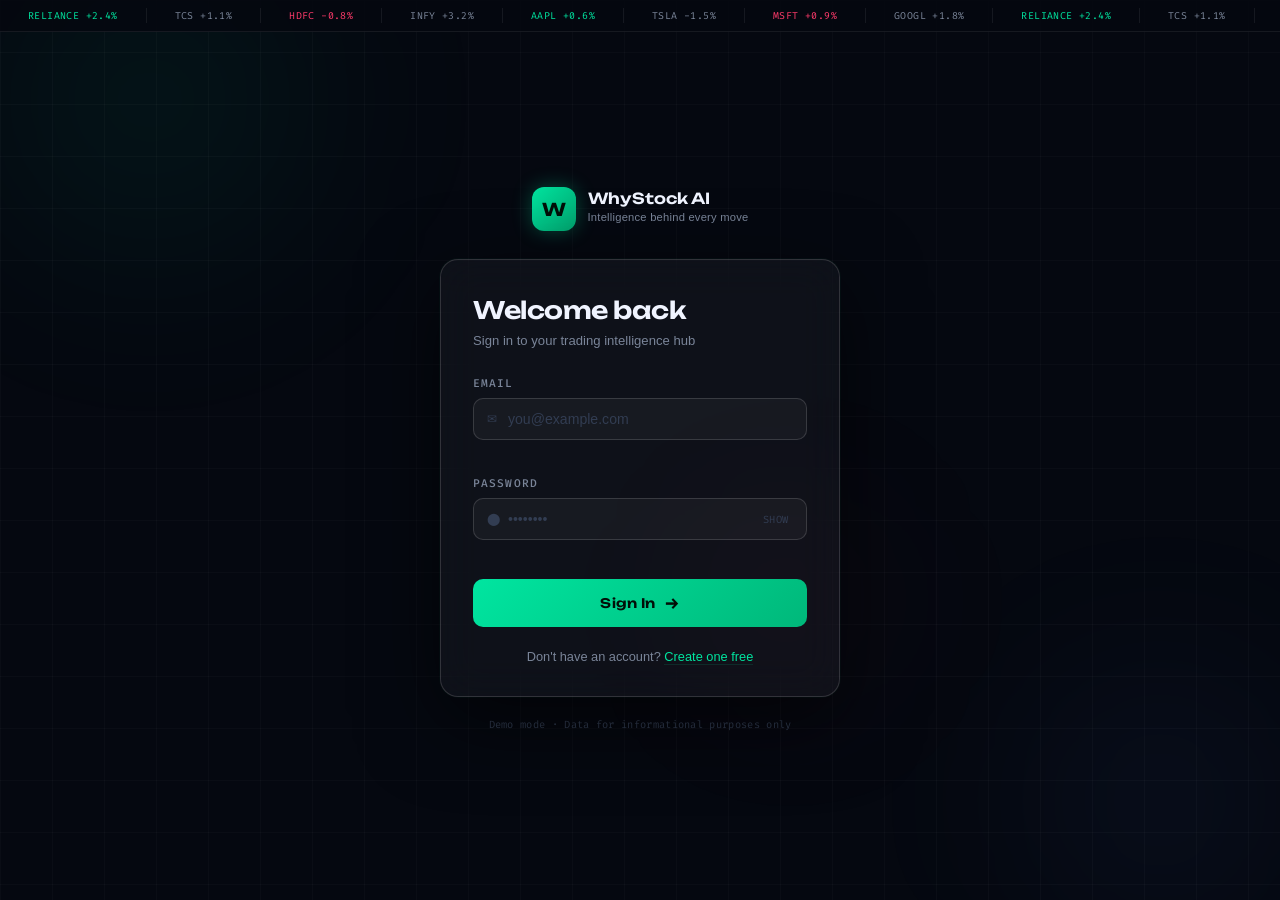
<file: frontend/login.html>
<!DOCTYPE html>
<html lang="en">
<head>
  <meta charset="UTF-8" />
  <meta name="viewport" content="width=device-width, initial-scale=1.0" />
  <title>WhyStock AI — Sign In</title>
  <link rel="stylesheet" href="style.css" />
  <link rel="preconnect" href="https://fonts.googleapis.com" />
  <link href="https://fonts.googleapis.com/css2?family=Unbounded:wght@300;400;600;700&family=Cabinet+Grotesk:wght@300;400;500;700&family=Fira+Code:wght@300;400&display=swap" rel="stylesheet" />
</head>
<body class="auth-page">

  <!-- Animated background -->
  <div class="auth-bg">
    <div class="orb orb-1"></div>
    <div class="orb orb-2"></div>
    <div class="orb orb-3"></div>
    <div class="grid-overlay"></div>
  </div>

  <!-- Floating ticker tape -->
  <div class="ticker-wrap">
    <div class="ticker-track">
      <span>RELIANCE +2.4%</span><span>TCS +1.1%</span><span>HDFC -0.8%</span><span>INFY +3.2%</span>
      <span>AAPL +0.6%</span><span>TSLA -1.5%</span><span>MSFT +0.9%</span><span>GOOGL +1.8%</span>
      <span>RELIANCE +2.4%</span><span>TCS +1.1%</span><span>HDFC -0.8%</span><span>INFY +3.2%</span>
      <span>AAPL +0.6%</span><span>TSLA -1.5%</span><span>MSFT +0.9%</span><span>GOOGL +1.8%</span>
    </div>
  </div>

  <div class="auth-container">

    <!-- Brand -->
    <div class="auth-brand">
      <div class="brand-mark">W</div>
      <div>
        <p class="brand-name">WhyStock AI</p>
        <p class="brand-tagline">Intelligence behind every move</p>
      </div>
    </div>

    <!-- Card -->
    <div class="glass-card auth-card">
      <div class="card-shine"></div>

      <div class="auth-card-header">
        <h1 class="auth-title">Welcome back</h1>
        <p class="auth-subtitle">Sign in to your trading intelligence hub</p>
      </div>

      <div id="authError" class="auth-error hidden">
        <span class="error-icon-sm">⚠</span>
        <span id="authErrorMsg">Invalid credentials</span>
      </div>

      <form id="loginForm" class="auth-form" onsubmit="handleLogin(event)">

        <div class="field-group">
          <label class="field-label" for="loginEmail">Email</label>
          <div class="field-wrap">
            <span class="field-icon">✉</span>
            <input id="loginEmail" type="email" class="field-input" placeholder="you@example.com" autocomplete="email" />
          </div>
          <span class="field-error" id="emailErr"></span>
        </div>

        <div class="field-group">
          <label class="field-label" for="loginPassword">Password</label>
          <div class="field-wrap">
            <span class="field-icon">⬤</span>
            <input id="loginPassword" type="password" class="field-input" placeholder="••••••••" autocomplete="current-password" />
            <button type="button" class="toggle-pw" onclick="togglePw('loginPassword', this)">Show</button>
          </div>
          <span class="field-error" id="pwErr"></span>
        </div>

        <button type="submit" class="btn-primary" id="loginBtn">
          <span class="btn-label">Sign In</span>
          <span class="btn-icon">→</span>
        </button>

      </form>

      <p class="auth-switch">
        Don't have an account?
        <a href="signup.html" class="auth-link">Create one free</a>
      </p>
    </div>

    <p class="auth-disclaimer">
      Demo mode · Data for informational purposes only
    </p>
  </div>

  <script src="auth.js"></script>
  <script>
    // Redirect if already logged in
    if (getSession()) window.location.href = 'index.html';

    function handleLogin(e) {
      e.preventDefault();
      clearErrors();

      const email = document.getElementById('loginEmail').value.trim();
      const password = document.getElementById('loginPassword').value;
      let valid = true;

      if (!email || !/^[^\s@]+@[^\s@]+\.[^\s@]+$/.test(email)) {
        showFieldError('emailErr', 'Enter a valid email address');
        valid = false;
      }
      if (!password || password.length < 6) {
        showFieldError('pwErr', 'Password must be at least 6 characters');
        valid = false;
      }
      if (!valid) return;

      const btn = document.getElementById('loginBtn');
      setLoading(btn, true);

      setTimeout(() => {
        const user = getUserByEmail(email);
        if (!user || user.password !== password) {
          showAuthError('Incorrect email or password. Try signing up first.');
          setLoading(btn, false);
          return;
        }
        createSession(user);
        window.location.href = 'index.html';
      }, 800);
    }
  <script src="auth.js"></script>
</body>
</html>
</file>
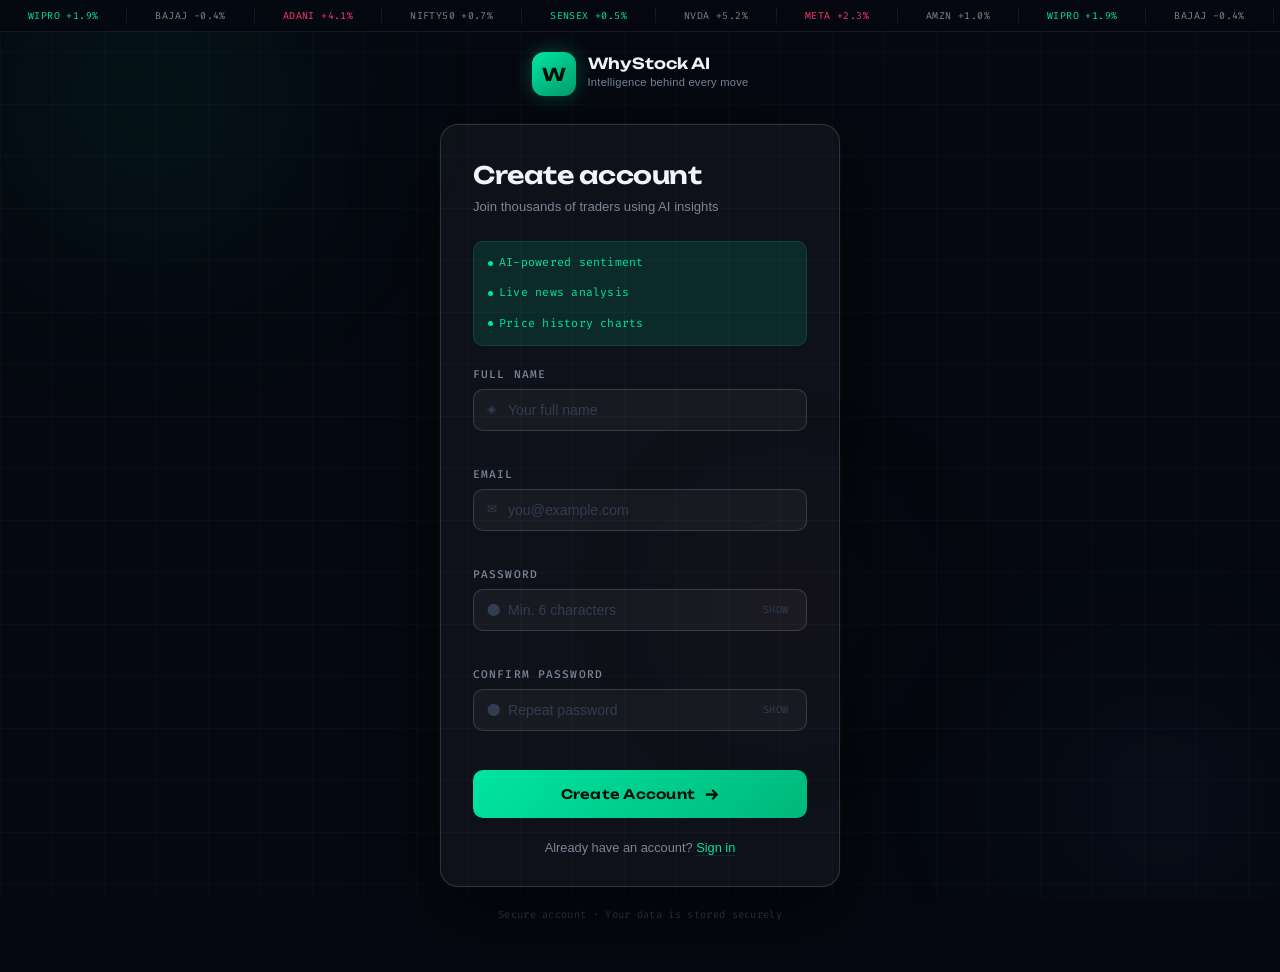
<file: frontend/signup.html>
<!DOCTYPE html>
<html lang="en">

<head>
  <meta charset="UTF-8" />
  <meta name="viewport" content="width=device-width, initial-scale=1.0" />

  <title>WhyStock AI — Create Account</title>

  <link rel="stylesheet" href="style.css" />

  <link rel="preconnect" href="https://fonts.googleapis.com" />

  <link
    href="https://fonts.googleapis.com/css2?family=Unbounded:wght@300;400;600;700&family=Cabinet+Grotesk:wght@300;400;500;700&family=Fira+Code:wght@300;400&display=swap"
    rel="stylesheet"
  />
</head>


<body class="auth-page">


  <!-- =====================================================
       BACKGROUND
       ===================================================== -->

  <div class="auth-bg">

    <div
      class="orb orb-1"
      style="animation-delay:-3s"
    ></div>

    <div
      class="orb orb-2"
      style="animation-delay:-6s"
    ></div>

    <div
      class="orb orb-3"
      style="animation-delay:-1s"
    ></div>

    <div class="grid-overlay"></div>

  </div>


  <!-- =====================================================
       MARKET TICKER
       ===================================================== -->

  <div class="ticker-wrap">

    <div class="ticker-track">

      <span>WIPRO +1.9%</span>
      <span>BAJAJ -0.4%</span>
      <span>ADANI +4.1%</span>
      <span>NIFTY50 +0.7%</span>
      <span>SENSEX +0.5%</span>
      <span>NVDA +5.2%</span>
      <span>META +2.3%</span>
      <span>AMZN +1.0%</span>

      <span>WIPRO +1.9%</span>
      <span>BAJAJ -0.4%</span>
      <span>ADANI +4.1%</span>
      <span>NIFTY50 +0.7%</span>
      <span>SENSEX +0.5%</span>
      <span>NVDA +5.2%</span>
      <span>META +2.3%</span>
      <span>AMZN +1.0%</span>

    </div>

  </div>


  <!-- =====================================================
       AUTH CONTAINER
       ===================================================== -->

  <div class="auth-container">


    <!-- ===================================================
         BRAND
         =================================================== -->

    <div class="auth-brand">

      <div class="brand-mark">
        W
      </div>

      <div>

        <p class="brand-name">
          WhyStock AI
        </p>

        <p class="brand-tagline">
          Intelligence behind every move
        </p>

      </div>

    </div>


    <!-- ===================================================
         SIGNUP CARD
         =================================================== -->

    <div class="glass-card auth-card">

      <div class="card-shine"></div>


      <!-- HEADER -->

      <div class="auth-card-header">

        <h1 class="auth-title">
          Create account
        </h1>

        <p class="auth-subtitle">
          Join thousands of traders using AI insights
        </p>

      </div>


      <!-- =================================================
           BENEFITS
           ================================================= -->

      <div class="benefits-strip">

        <span class="benefit">
          <span class="benefit-dot"></span>
          AI-powered sentiment
        </span>

        <span class="benefit">
          <span class="benefit-dot"></span>
          Live news analysis
        </span>

        <span class="benefit">
          <span class="benefit-dot"></span>
          Price history charts
        </span>

      </div>


      <!-- =================================================
           ERROR MESSAGE
           ================================================= -->

      <div
        id="authError"
        class="auth-error hidden"
      >

        <span class="error-icon-sm">
          ⚠
        </span>

        <span id="authErrorMsg">
          Something went wrong
        </span>

      </div>


      <!-- =================================================
           SIGNUP FORM
           ================================================= -->

      <form
        id="signupForm"
        class="auth-form"
        onsubmit="handleSignup(event)"
      >


        <!-- ===============================================
             NAME
             =============================================== -->

        <div class="field-group">

          <label
            class="field-label"
            for="signupName"
          >
            Full Name
          </label>

          <div class="field-wrap">

            <span class="field-icon">
              ◈
            </span>

            <input
              id="signupName"
              type="text"
              class="field-input"
              placeholder="Your full name"
              autocomplete="name"
            />

          </div>

          <span
            class="field-error"
            id="nameErr"
          ></span>

        </div>


        <!-- ===============================================
             EMAIL
             =============================================== -->

        <div class="field-group">

          <label
            class="field-label"
            for="signupEmail"
          >
            Email
          </label>

          <div class="field-wrap">

            <span class="field-icon">
              ✉
            </span>

            <input
              id="signupEmail"
              type="email"
              class="field-input"
              placeholder="you@example.com"
              autocomplete="email"
            />

          </div>

          <span
            class="field-error"
            id="emailErr"
          ></span>

        </div>


        <!-- ===============================================
             PASSWORD
             =============================================== -->

        <div class="field-group">

          <label
            class="field-label"
            for="signupPassword"
          >
            Password
          </label>

          <div class="field-wrap">

            <span class="field-icon">
              ⬤
            </span>

            <input
              id="signupPassword"
              type="password"
              class="field-input"
              placeholder="Min. 6 characters"
              autocomplete="new-password"
            />

            <button
              type="button"
              class="toggle-pw"
              onclick="togglePw('signupPassword', this)"
            >
              Show
            </button>

          </div>


          <span
            class="field-error"
            id="pwErr"
          ></span>


          <!-- PASSWORD STRENGTH -->

          <div
            class="pw-strength-wrap"
            id="pwStrengthWrap"
            style="display:none"
          >

            <div class="pw-strength-bar">

              <div
                id="pwStrengthFill"
                class="pw-strength-fill"
              ></div>

            </div>

            <span
              id="pwStrengthLabel"
              class="pw-strength-label"
            ></span>

          </div>

        </div>


        <!-- ===============================================
             CONFIRM PASSWORD
             =============================================== -->

        <div class="field-group">

          <label
            class="field-label"
            for="signupConfirm"
          >
            Confirm Password
          </label>

          <div class="field-wrap">

            <span class="field-icon">
              ⬤
            </span>

            <input
              id="signupConfirm"
              type="password"
              class="field-input"
              placeholder="Repeat password"
              autocomplete="new-password"
            />

            <button
              type="button"
              class="toggle-pw"
              onclick="togglePw('signupConfirm', this)"
            >
              Show
            </button>

          </div>

          <span
            class="field-error"
            id="confirmErr"
          ></span>

        </div>


        <!-- ===============================================
             SIGNUP BUTTON
             =============================================== -->

        <button
          type="submit"
          class="btn-primary"
          id="signupBtn"
        >

          <span class="btn-label">
            Create Account
          </span>

          <span class="btn-icon">
            →
          </span>

        </button>


      </form>


      <!-- =================================================
           LOGIN LINK
           ================================================= -->

      <p class="auth-switch">

        Already have an account?

        <a
          href="login.html"
          class="auth-link"
        >
          Sign in
        </a>

      </p>


    </div>


    <!-- ===================================================
         DISCLAIMER
         =================================================== -->

    <p class="auth-disclaimer">
      Secure account · Your data is stored securely
    </p>


  </div>


  <!-- =====================================================
       AUTHENTICATION JAVASCRIPT
       ===================================================== -->

  <script src="auth.js"></script>


  <!-- =====================================================
       SIGNUP PAGE JAVASCRIPT
       ===================================================== -->

  <script>

    // -----------------------------------------------------
    // If already logged in, go to dashboard
    // -----------------------------------------------------

    if (getSession()) {
      window.location.href = "index.html";
    }


    // -----------------------------------------------------
    // Password strength meter
    // -----------------------------------------------------

    const signupPassword =
      document.getElementById(
        "signupPassword"
      );


    if (signupPassword) {

      signupPassword.addEventListener(
        "input",
        function () {

          const val =
            this.value;

          const wrap =
            document.getElementById(
              "pwStrengthWrap"
            );

          const fill =
            document.getElementById(
              "pwStrengthFill"
            );

          const label =
            document.getElementById(
              "pwStrengthLabel"
            );


          if (!val) {

            wrap.style.display =
              "none";

            return;
          }


          wrap.style.display =
            "flex";


          let score = 0;


          if (val.length >= 6) {
            score++;
          }

          if (val.length >= 10) {
            score++;
          }

          if (/[A-Z]/.test(val)) {
            score++;
          }

          if (/[0-9]/.test(val)) {
            score++;
          }

          if (/[^A-Za-z0-9]/.test(val)) {
            score++;
          }


          const levels = [

            {
              label: "Very weak",
              color: "#ff2d55",
              pct: "20%"
            },

            {
              label: "Weak",
              color: "#ff9500",
              pct: "40%"
            },

            {
              label: "Fair",
              color: "#ffcc00",
              pct: "60%"
            },

            {
              label: "Strong",
              color: "#34c759",
              pct: "80%"
            },

            {
              label: "Very strong",
              color: "#00e5a0",
              pct: "100%"
            }

          ];


          const level =
            levels[
              Math.min(
                score - 1,
                4
              )
            ] || levels[0];


          fill.style.width =
            level.pct;

          fill.style.background =
            level.color;

          label.textContent =
            level.label;

          label.style.color =
            level.color;

        }
      );

    }

  </script>


</body>

</html>
</file>
<file: frontend/style.css>
/* =====================================================
   WhyStock AI — style.css
   Theme: Obsidian Luxury Fintech
   Fonts: Unbounded (display) · Cabinet Grotesk (body) · Fira Code (mono)
   ===================================================== */

:root {
  /* Core palette */
  --bg:          #050810;
  --bg-2:        #080c18;
  --bg-3:        #0c1220;
  --glass:       rgba(255,255,255,0.04);
  --glass-hi:    rgba(255,255,255,0.08);
  --border:      rgba(255,255,255,0.07);
  --border-hi:   rgba(255,255,255,0.14);

  /* Accents */
  --green:       #00e5a0;
  --green-dim:   rgba(0,229,160,0.12);
  --green-glow:  rgba(0,229,160,0.3);
  --red:         #ff3b6b;
  --red-dim:     rgba(255,59,107,0.12);
  --blue:        #4f8fff;
  --blue-dim:    rgba(79,143,255,0.15);

  /* Text */
  --t-hi:        #f0f4ff;
  --t-mid:       #7a8599;
  --t-lo:        #323d52;

  /* Fonts */
  --f-display: 'Unbounded', sans-serif;
  --f-body:    'Cabinet Grotesk', sans-serif;
  --f-mono:    'Fira Code', monospace;

  /* Layout */
  --sidebar-w:   240px;
  --radius:      18px;
  --radius-sm:   10px;
  --transition:  0.2s cubic-bezier(0.4,0,0.2,1);
}

*, *::before, *::after { box-sizing: border-box; margin: 0; padding: 0; }
html { scroll-behavior: smooth; }

body {
  background: var(--bg);
  color: var(--t-hi);
  font-family: var(--f-body);
  font-size: 15px;
  line-height: 1.6;
  min-height: 100vh;
  overflow-x: hidden;
}

/* ═══════════════════════════════════════
   SHARED BACKGROUNDS
═══════════════════════════════════════ */

.grid-overlay {
  position: fixed;
  inset: 0;
  background-image:
    linear-gradient(rgba(255,255,255,0.022) 1px, transparent 1px),
    linear-gradient(90deg, rgba(255,255,255,0.022) 1px, transparent 1px);
  background-size: 52px 52px;
  pointer-events: none;
  z-index: 0;
}

/* Auth page background */
.auth-bg {
  position: fixed;
  inset: 0;
  z-index: 0;
  overflow: hidden;
}

.orb {
  position: absolute;
  border-radius: 50%;
  filter: blur(80px);
  animation: orbFloat 14s ease-in-out infinite;
}

.orb-1 {
  width: 500px; height: 500px;
  background: radial-gradient(circle, rgba(0,229,160,0.08), transparent 70%);
  top: -150px; left: -100px;
}
.orb-2 {
  width: 400px; height: 400px;
  background: radial-gradient(circle, rgba(79,143,255,0.07), transparent 70%);
  bottom: -100px; right: -80px;
  animation-delay: -5s; animation-duration: 18s;
}
.orb-3 {
  width: 300px; height: 300px;
  background: radial-gradient(circle, rgba(255,59,107,0.05), transparent 70%);
  top: 50%; left: 50%;
  animation-delay: -9s; animation-duration: 20s;
}

/* Dashboard bg orbs */
.db-bg { position: fixed; inset: 0; z-index: 0; overflow: hidden; }
.db-orb {
  position: absolute;
  border-radius: 50%;
  filter: blur(100px);
  animation: orbFloat 20s ease-in-out infinite;
}
.db-orb-1 {
  width: 600px; height: 600px;
  background: radial-gradient(circle, rgba(0,229,160,0.055), transparent 70%);
  top: -200px; right: 100px;
}
.db-orb-2 {
  width: 500px; height: 500px;
  background: radial-gradient(circle, rgba(79,143,255,0.05), transparent 70%);
  bottom: -150px; left: 50px;
  animation-delay: -8s;
}

/* ═══════════════════════════════════════
   TICKER
═══════════════════════════════════════ */

.ticker-wrap {
  position: fixed;
  top: 0; left: 0; right: 0;
  height: 32px;
  background: rgba(5,8,16,0.9);
  border-bottom: 1px solid var(--border);
  overflow: hidden;
  z-index: 10;
  display: flex;
  align-items: center;
}

.ticker-track {
  display: flex;
  gap: 0;
  animation: ticker 30s linear infinite;
  white-space: nowrap;
}

.ticker-track span {
  font-family: var(--f-mono);
  font-size: 0.62rem;
  color: var(--t-mid);
  padding: 0 28px;
  border-right: 1px solid var(--border);
  letter-spacing: 0.04em;
}

.ticker-track span:nth-child(4n+1) { color: var(--green); }
.ticker-track span:nth-child(4n+3) { color: var(--red); }

/* ═══════════════════════════════════════
   AUTH LAYOUT
═══════════════════════════════════════ */

.auth-page { display: flex; align-items: center; justify-content: center; min-height: 100vh; }

.auth-container {
  position: relative;
  z-index: 2;
  width: 100%;
  max-width: 440px;
  padding: 52px 20px 32px;
  display: flex;
  flex-direction: column;
  align-items: center;
  gap: 0;
  animation: fadeUp 0.7s cubic-bezier(0.16,1,0.3,1) both;
}

/* Brand */
.auth-brand {
  display: flex;
  align-items: center;
  gap: 12px;
  margin-bottom: 28px;
}

.brand-mark {
  width: 44px; height: 44px;
  background: linear-gradient(135deg, var(--green), #00a36e);
  border-radius: 12px;
  display: flex; align-items: center; justify-content: center;
  font-family: var(--f-display);
  font-size: 1.1rem;
  font-weight: 700;
  color: #020f08;
  box-shadow: 0 0 20px var(--green-glow);
  flex-shrink: 0;
}

.brand-mark.sm { width: 34px; height: 34px; font-size: 0.85rem; border-radius: 9px; }

.brand-name {
  font-family: var(--f-display);
  font-size: 0.95rem;
  font-weight: 600;
  color: var(--t-hi);
  line-height: 1;
}

.brand-tagline {
  font-size: 0.7rem;
  color: var(--t-mid);
  font-weight: 300;
  margin-top: 3px;
  letter-spacing: 0.02em;
}

/* Glass card */
.glass-card {
  background: var(--glass);
  backdrop-filter: blur(20px);
  -webkit-backdrop-filter: blur(20px);
  border: 1px solid var(--border-hi);
  border-radius: var(--radius);
  position: relative;
  overflow: hidden;
  transition: border-color var(--transition), box-shadow var(--transition);
}

.glass-card:hover {
  border-color: rgba(255,255,255,0.18);
  box-shadow: 0 16px 48px rgba(0,0,0,0.5);
}

.card-shine {
  position: absolute;
  top: 0; left: -100%;
  width: 60%; height: 100%;
  background: linear-gradient(90deg, transparent, rgba(255,255,255,0.03), transparent);
  pointer-events: none;
  transition: left 0.6s ease;
}

.glass-card:hover .card-shine { left: 150%; }

/* Auth card */
.auth-card {
  width: 100%;
  padding: 36px 32px 28px;
  box-shadow: 0 24px 80px rgba(0,0,0,0.6), 0 0 0 1px rgba(0,229,160,0.04);
}

.auth-card-header { margin-bottom: 24px; }

.auth-title {
  font-family: var(--f-display);
  font-size: 1.5rem;
  font-weight: 600;
  color: var(--t-hi);
  letter-spacing: -0.5px;
  line-height: 1.2;
  margin-bottom: 6px;
}

.auth-subtitle {
  font-size: 0.82rem;
  color: var(--t-mid);
  font-weight: 300;
}

/* Benefits strip */
.benefits-strip {
  display: flex;
  gap: 12px;
  flex-wrap: wrap;
  margin-bottom: 20px;
  padding: 12px 14px;
  background: var(--green-dim);
  border-radius: var(--radius-sm);
  border: 1px solid rgba(0,229,160,0.15);
}

.benefit {
  display: flex;
  align-items: center;
  gap: 6px;
  font-size: 0.72rem;
  color: var(--green);
  font-family: var(--f-mono);
  letter-spacing: 0.02em;
}

.benefit-dot {
  width: 5px; height: 5px;
  background: var(--green);
  border-radius: 50%;
}

/* Error banner */
.auth-error {
  display: flex;
  align-items: center;
  gap: 8px;
  background: var(--red-dim);
  border: 1px solid rgba(255,59,107,0.25);
  border-radius: var(--radius-sm);
  padding: 10px 14px;
  font-size: 0.8rem;
  color: var(--red);
  margin-bottom: 16px;
  animation: fadeUp 0.3s ease both;
}

.error-icon-sm { font-size: 0.85rem; }

/* Form */
.auth-form { display: flex; flex-direction: column; gap: 16px; margin-bottom: 20px; }

.field-group { display: flex; flex-direction: column; gap: 5px; }

.field-label {
  font-size: 0.7rem;
  font-weight: 500;
  color: var(--t-mid);
  text-transform: uppercase;
  letter-spacing: 0.1em;
  font-family: var(--f-mono);
}

.field-wrap {
  position: relative;
  display: flex;
  align-items: center;
}

.field-icon {
  position: absolute;
  left: 14px;
  color: var(--t-lo);
  font-size: 0.75rem;
  pointer-events: none;
  user-select: none;
}

.field-input {
  width: 100%;
  background: rgba(255,255,255,0.04);
  border: 1px solid var(--border-hi);
  border-radius: var(--radius-sm);
  color: var(--t-hi);
  font-family: var(--f-body);
  font-size: 0.92rem;
  padding: 12px 14px 12px 34px;
  outline: none;
  transition: border-color var(--transition), box-shadow var(--transition), background var(--transition);
}

.field-input::placeholder { color: var(--t-lo); font-size: 0.88rem; }

.field-input:focus {
  border-color: var(--green);
  background: rgba(0,229,160,0.04);
  box-shadow: 0 0 0 3px var(--green-dim);
}

.field-error {
  font-size: 0.7rem;
  color: var(--red);
  font-family: var(--f-mono);
  min-height: 14px;
}

.toggle-pw {
  position: absolute;
  right: 12px;
  background: none;
  border: none;
  color: var(--t-lo);
  font-family: var(--f-mono);
  font-size: 0.65rem;
  cursor: pointer;
  padding: 4px 6px;
  border-radius: 4px;
  transition: color var(--transition);
  text-transform: uppercase;
  letter-spacing: 0.05em;
}
.toggle-pw:hover { color: var(--green); }

/* Password strength */
.pw-strength-wrap {
  display: flex;
  align-items: center;
  gap: 10px;
  margin-top: 4px;
}

.pw-strength-bar {
  flex: 1;
  height: 3px;
  background: rgba(255,255,255,0.07);
  border-radius: 100px;
  overflow: hidden;
}

.pw-strength-fill {
  height: 100%;
  width: 0%;
  border-radius: 100px;
  transition: width 0.4s ease, background 0.4s ease;
}

.pw-strength-label {
  font-family: var(--f-mono);
  font-size: 0.62rem;
  min-width: 64px;
  text-align: right;
  transition: color 0.4s ease;
}

/* Primary button */
.btn-primary {
  display: flex;
  align-items: center;
  justify-content: center;
  gap: 10px;
  background: linear-gradient(135deg, var(--green), #00b87a);
  color: #020f08;
  border: none;
  border-radius: var(--radius-sm);
  padding: 14px 24px;
  font-family: var(--f-display);
  font-size: 0.82rem;
  font-weight: 600;
  cursor: pointer;
  width: 100%;
  letter-spacing: 0.02em;
  transition: all var(--transition);
  position: relative;
  overflow: hidden;
  margin-top: 4px;
}

.btn-primary::after {
  content: '';
  position: absolute;
  inset: 0;
  background: rgba(255,255,255,0.15);
  opacity: 0;
  transition: opacity var(--transition);
}

.btn-primary:hover { box-shadow: 0 0 24px var(--green-glow); transform: translateY(-1px); }
.btn-primary:hover::after { opacity: 1; }
.btn-primary:active { transform: translateY(0); }
.btn-primary:disabled { opacity: 0.5; cursor: not-allowed; transform: none; box-shadow: none; }

.btn-label { position: relative; z-index: 1; }
.btn-icon  { position: relative; z-index: 1; font-size: 1rem; transition: transform var(--transition); }
.btn-primary:hover .btn-icon { transform: translateX(4px); }

/* Auth switch */
.auth-switch {
  text-align: center;
  font-size: 0.8rem;
  color: var(--t-mid);
}

.auth-link {
  color: var(--green);
  text-decoration: none;
  font-weight: 500;
  border-bottom: 1px solid var(--green-dim);
  transition: border-color var(--transition);
}
.auth-link:hover { border-color: var(--green); }

.auth-disclaimer {
  margin-top: 20px;
  font-size: 0.65rem;
  color: var(--t-lo);
  text-align: center;
  font-family: var(--f-mono);
  letter-spacing: 0.03em;
}

/* ═══════════════════════════════════════
   DASHBOARD LAYOUT
═══════════════════════════════════════ */

.dashboard-page {
  display: flex;
}

/* SIDEBAR */
.sidebar {
  position: fixed;
  top: 0; left: 0; bottom: 0;
  width: var(--sidebar-w);
  background: rgba(8,12,24,0.95);
  backdrop-filter: blur(20px);
  border-right: 1px solid var(--border);
  display: flex;
  flex-direction: column;
  padding: 24px 16px;
  z-index: 100;
  animation: slideInLeft 0.5s cubic-bezier(0.16,1,0.3,1) both;
}

.sidebar-brand {
  display: flex;
  align-items: center;
  gap: 10px;
  padding: 0 4px 24px;
  border-bottom: 1px solid var(--border);
  margin-bottom: 20px;
}

.sidebar-brand-name {
  font-family: var(--f-display);
  font-size: 0.72rem;
  font-weight: 600;
  color: var(--t-hi);
  letter-spacing: 0.01em;
}

/* Nav */
.sidebar-nav {
  display: flex;
  flex-direction: column;
  gap: 4px;
  flex: 1;
}

.nav-item {
  display: flex;
  align-items: center;
  gap: 10px;
  padding: 10px 12px;
  border-radius: var(--radius-sm);
  color: var(--t-mid);
  text-decoration: none;
  font-size: 0.82rem;
  font-weight: 400;
  transition: all var(--transition);
  position: relative;
}

.nav-item:hover { background: var(--glass-hi); color: var(--t-hi); }

.nav-item.active {
  background: var(--green-dim);
  color: var(--green);
  border: 1px solid rgba(0,229,160,0.15);
}

.nav-icon { font-size: 0.7rem; width: 16px; text-align: center; }

.nav-badge {
  margin-left: auto;
  font-family: var(--f-mono);
  font-size: 0.55rem;
  background: rgba(255,255,255,0.07);
  color: var(--t-lo);
  padding: 2px 7px;
  border-radius: 100px;
  letter-spacing: 0.05em;
}

/* Sidebar footer */
.sidebar-footer {
  border-top: 1px solid var(--border);
  padding-top: 16px;
  display: flex;
  flex-direction: column;
  gap: 10px;
}

.user-pill {
  display: flex;
  align-items: center;
  gap: 10px;
  padding: 10px;
  background: var(--glass);
  border-radius: var(--radius-sm);
  border: 1px solid var(--border);
}

.user-avatar {
  width: 34px; height: 34px;
  background: linear-gradient(135deg, var(--green), #00b87a);
  border-radius: 8px;
  display: flex; align-items: center; justify-content: center;
  font-family: var(--f-display);
  font-size: 0.8rem;
  font-weight: 700;
  color: #020f08;
  flex-shrink: 0;
}

.user-info-mini { min-width: 0; }

.user-name-mini {
  font-size: 0.8rem;
  font-weight: 500;
  color: var(--t-hi);
  white-space: nowrap;
  overflow: hidden;
  text-overflow: ellipsis;
}

.user-email-mini {
  font-size: 0.65rem;
  color: var(--t-lo);
  font-family: var(--f-mono);
  white-space: nowrap;
  overflow: hidden;
  text-overflow: ellipsis;
}

.btn-logout {
  display: flex;
  align-items: center;
  justify-content: center;
  gap: 8px;
  background: rgba(255,59,107,0.08);
  border: 1px solid rgba(255,59,107,0.18);
  border-radius: var(--radius-sm);
  color: var(--red);
  font-family: var(--f-body);
  font-size: 0.78rem;
  padding: 9px 14px;
  cursor: pointer;
  transition: all var(--transition);
  width: 100%;
}

.btn-logout:hover { background: var(--red-dim); box-shadow: 0 0 16px rgba(255,59,107,0.2); }

/* Mobile header */
.mobile-header {
  display: none;
  position: fixed;
  top: 0; left: 0; right: 0;
  height: 56px;
  background: rgba(8,12,24,0.95);
  backdrop-filter: blur(20px);
  border-bottom: 1px solid var(--border);
  padding: 0 16px;
  align-items: center;
  justify-content: space-between;
  z-index: 200;
}

.mobile-brand {
  display: flex;
  align-items: center;
  gap: 8px;
  font-family: var(--f-display);
  font-size: 0.78rem;
  font-weight: 600;
  color: var(--t-hi);
}

.mobile-actions {
  display: flex;
  align-items: center;
  gap: 12px;
}

.btn-logout-sm {
  background: var(--red-dim);
  border: 1px solid rgba(255,59,107,0.2);
  border-radius: 7px;
  color: var(--red);
  font-size: 0.7rem;
  padding: 5px 10px;
  cursor: pointer;
  font-family: var(--f-body);
  transition: all var(--transition);
}
.btn-logout-sm:hover { background: rgba(255,59,107,0.18); }

/* Main content */
.main-content {
  margin-left: var(--sidebar-w);
  flex: 1;
  min-height: 100vh;
  padding: 28px 32px 60px;
  position: relative;
  z-index: 1;
  animation: fadeUp 0.5s ease 0.1s both;
}

/* Topbar */
.topbar {
  display: flex;
  align-items: flex-start;
  justify-content: space-between;
  margin-bottom: 28px;
  gap: 16px;
}

.topbar-title {
  font-family: var(--f-display);
  font-size: 1.4rem;
  font-weight: 600;
  color: var(--t-hi);
  letter-spacing: -0.3px;
  margin-bottom: 4px;
}

.topbar-sub {
  font-size: 0.78rem;
  color: var(--t-mid);
  font-weight: 300;
}

.topbar-right {
  display: flex;
  align-items: center;
  gap: 12px;
  flex-shrink: 0;
}

.live-indicator {
  display: flex;
  align-items: center;
  gap: 7px;
  font-family: var(--f-mono);
  font-size: 0.68rem;
  color: var(--green);
  background: var(--green-dim);
  border: 1px solid rgba(0,229,160,0.18);
  border-radius: 100px;
  padding: 5px 12px;
}

.live-dot {
  width: 6px; height: 6px;
  background: var(--green);
  border-radius: 50%;
  animation: blink 1.5s ease infinite;
}

.topbar-date {
  font-family: var(--f-mono);
  font-size: 0.65rem;
  color: var(--t-lo);
  letter-spacing: 0.03em;
}

/* ═══════════════════════════════════════
   SEARCH (DASHBOARD)
═══════════════════════════════════════ */

.search-section-db { margin-bottom: 24px; }

.search-card-db { padding: 24px 24px 18px; }

.search-inner {
  display: flex;
  align-items: flex-end;
  gap: 16px;
  margin-bottom: 14px;
}

.search-left { flex: 0 0 auto; }

.search-heading {
  font-family: var(--f-display);
  font-size: 0.85rem;
  font-weight: 600;
  color: var(--t-hi);
  margin-bottom: 3px;
}

.search-hint {
  font-size: 0.7rem;
  color: var(--t-mid);
  font-weight: 300;
}

.search-right {
  flex: 1;
  display: flex;
  gap: 10px;
}

.search-input-wrap {
  flex: 1;
  position: relative;
}

.search-dollar {
  position: absolute;
  left: 14px;
  top: 50%;
  transform: translateY(-50%);
  font-family: var(--f-mono);
  font-size: 0.9rem;
  color: var(--green);
  pointer-events: none;
}

.search-input-db {
  width: 100%;
  background: rgba(255,255,255,0.05);
  border: 1px solid var(--border-hi);
  border-radius: var(--radius-sm);
  color: var(--t-hi);
  font-family: var(--f-mono);
  font-size: 0.95rem;
  padding: 12px 14px 12px 34px;
  outline: none;
  letter-spacing: 0.05em;
  transition: all var(--transition);
}

.search-input-db::placeholder { color: var(--t-lo); font-family: var(--f-body); letter-spacing: 0; font-size: 0.85rem; }
.search-input-db:focus { border-color: var(--green); box-shadow: 0 0 0 3px var(--green-dim); background: rgba(0,229,160,0.03); }

.btn-analyze-db {
  display: flex;
  align-items: center;
  gap: 8px;
  background: linear-gradient(135deg, var(--green), #00b87a);
  color: #020f08;
  border: none;
  border-radius: var(--radius-sm);
  padding: 12px 20px;
  font-family: var(--f-display);
  font-size: 0.78rem;
  font-weight: 600;
  cursor: pointer;
  white-space: nowrap;
  transition: all var(--transition);
  letter-spacing: 0.01em;
}

.btn-analyze-db:hover { box-shadow: 0 0 20px var(--green-glow); transform: translateY(-1px); }
.btn-analyze-db:active { transform: none; }
.btn-analyze-db:disabled { opacity: 0.5; cursor: not-allowed; transform: none; }

.btn-icon-sm { font-size: 0.9rem; transition: transform var(--transition); }
.btn-analyze-db:hover .btn-icon-sm { transform: translateX(3px); }

.quick-row {
  display: flex;
  align-items: center;
  gap: 6px;
  flex-wrap: wrap;
}

.quick-label {
  font-family: var(--f-mono);
  font-size: 0.65rem;
  color: var(--t-lo);
  letter-spacing: 0.05em;
}

.qchip {
  background: transparent;
  border: 1px solid var(--border-hi);
  border-radius: 100px;
  color: var(--t-mid);
  font-family: var(--f-mono);
  font-size: 0.65rem;
  padding: 3px 11px;
  cursor: pointer;
  transition: all var(--transition);
  letter-spacing: 0.04em;
}

.qchip:hover { border-color: var(--green); color: var(--green); background: var(--green-dim); }

/* ═══════════════════════════════════════
   LOADING / ERROR
═══════════════════════════════════════ */

.db-loading {
  display: flex;
  justify-content: center;
  padding: 48px 0;
}

.db-loader {
  display: flex;
  align-items: center;
  gap: 24px;
  background: var(--glass);
  border: 1px solid var(--border-hi);
  border-radius: var(--radius);
  padding: 28px 36px;
  backdrop-filter: blur(12px);
  animation: fadeUp 0.3s ease both;
}

.loader-ring-db {
  width: 48px; height: 48px;
  border: 2px solid var(--border-hi);
  border-top-color: var(--green);
  border-radius: 50%;
  animation: spin 0.75s linear infinite;
  flex-shrink: 0;
}

.loader-title {
  font-family: var(--f-display);
  font-size: 0.92rem;
  font-weight: 600;
  color: var(--t-hi);
  margin-bottom: 4px;
}

.loader-symbol { color: var(--green); }

.loader-sub {
  font-size: 0.72rem;
  color: var(--t-mid);
  font-weight: 300;
}

.db-error {
  text-align: center;
  background: rgba(255,59,107,0.04);
  border: 1px solid rgba(255,59,107,0.18);
  border-radius: var(--radius);
  padding: 48px 28px;
  animation: fadeUp 0.3s ease both;
}

.error-icon-lg { font-size: 2.5rem; color: var(--red); margin-bottom: 12px; }
.error-title-lg { font-family: var(--f-display); font-size: 1.1rem; font-weight: 600; color: var(--red); margin-bottom: 8px; }
.error-sub-lg { font-size: 0.82rem; color: var(--t-mid); }
.error-sub-lg code { font-family: var(--f-mono); background: rgba(255,255,255,0.07); padding: 1px 6px; border-radius: 4px; color: var(--green); }

/* ═══════════════════════════════════════
   RESULT GRID
═══════════════════════════════════════ */

.result-grid {
  display: flex;
  flex-direction: column;
  gap: 18px;
  animation: fadeUp 0.5s ease both;
}

.result-row-top {
  display: grid;
  grid-template-columns: 1fr 1fr;
  gap: 18px;
}

.result-card { padding: 22px 24px; }

.card-label-db {
  font-family: var(--f-mono);
  font-size: 0.62rem;
  letter-spacing: 0.12em;
  text-transform: uppercase;
  color: var(--t-mid);
  margin-bottom: 14px;
}

/* Stock info card */
.stock-top-row {
  display: flex;
  align-items: center;
  gap: 12px;
  margin-bottom: 6px;
}

.stock-sym {
  font-family: var(--f-display);
  font-size: 1.6rem;
  font-weight: 600;
  letter-spacing: -0.3px;
  color: var(--t-hi);
}

.trend-badge-db {
  font-family: var(--f-mono);
  font-size: 0.65rem;
  padding: 4px 12px;
  border-radius: 100px;
  letter-spacing: 0.05em;
}

.trend-badge-db.up   { background: var(--green-dim); color: var(--green); border: 1px solid rgba(0,229,160,0.2); }
.trend-badge-db.down { background: var(--red-dim);   color: var(--red);   border: 1px solid rgba(255,59,107,0.2); }
.trend-badge-db.flat { background: rgba(122,133,153,0.12); color: var(--t-mid); border: 1px solid var(--border); }

.price-display {
  display: flex;
  align-items: flex-start;
  gap: 4px;
  margin-bottom: 18px;
}

.price-curr-db {
  font-family: var(--f-mono);
  font-size: 0.95rem;
  color: var(--t-mid);
  margin-top: 6px;
}

.price-main {
  font-family: var(--f-display);
  font-size: 2.2rem;
  font-weight: 600;
  color: var(--t-hi);
  letter-spacing: -1px;
  line-height: 1;
}

.stock-meta-grid {
  display: grid;
  grid-template-columns: 1fr 1fr;
  gap: 10px 16px;
  padding-top: 14px;
  border-top: 1px solid var(--border);
}

.smeta { display: flex; flex-direction: column; gap: 3px; }
.smeta-k { font-family: var(--f-mono); font-size: 0.6rem; color: var(--t-lo); text-transform: uppercase; letter-spacing: 0.07em; }
.smeta-v { font-family: var(--f-mono); font-size: 0.82rem; color: var(--t-hi); }

/* Sentiment card */
.sentiment-layout {
  display: flex;
  gap: 20px;
  align-items: center;
}

.sent-orb-wrap {
  display: flex;
  flex-direction: column;
  align-items: center;
  gap: 8px;
  flex-shrink: 0;
}

.sent-orb {
  width: 70px; height: 70px;
  border-radius: 50%;
  transition: all 0.5s ease;
  position: relative;
}

.sent-orb::after {
  content: '';
  position: absolute;
  inset: -5px;
  border-radius: 50%;
  border: 1.5px solid currentColor;
  opacity: 0.3;
  animation: orbRing 3s ease-in-out infinite;
}

.sent-orb.positive { background: radial-gradient(135deg, var(--green), #00a36e); box-shadow: 0 0 28px var(--green-glow); color: var(--green); }
.sent-orb.negative { background: radial-gradient(135deg, var(--red), #c0002a); box-shadow: 0 0 28px rgba(255,59,107,0.35); color: var(--red); }
.sent-orb.neutral  { background: radial-gradient(135deg, #3a4258, #1e2535); box-shadow: 0 0 20px rgba(58,66,88,0.4); color: var(--t-mid); }

.sent-label-main {
  font-family: var(--f-display);
  font-size: 0.75rem;
  font-weight: 600;
  text-transform: capitalize;
  letter-spacing: 0.02em;
}

.sent-orb.positive ~ .sent-label-main { color: var(--green); }
.sent-orb.negative ~ .sent-label-main { color: var(--red); }
.sent-orb.neutral  ~ .sent-label-main { color: var(--t-mid); }

.sent-details { flex: 1; min-width: 0; }

.sent-score-key {
  font-family: var(--f-mono);
  font-size: 0.62rem;
  color: var(--t-lo);
  text-transform: uppercase;
  letter-spacing: 0.08em;
  margin-bottom: 6px;
}

.score-track {
  height: 4px;
  background: rgba(255,255,255,0.07);
  border-radius: 100px;
  overflow: hidden;
  margin-bottom: 6px;
}

.score-track-fill {
  height: 100%;
  width: 0%;
  border-radius: 100px;
  transition: width 1s cubic-bezier(0.4,0,0.2,1) 0.3s;
}

.score-track-fill.positive { background: linear-gradient(90deg, #00a36e, var(--green)); }
.score-track-fill.negative { background: linear-gradient(90deg, #c0002a, var(--red)); }
.score-track-fill.neutral  { background: linear-gradient(90deg, #1e2535, #3a4258); }

.sent-score-val {
  font-family: var(--f-mono);
  font-size: 0.78rem;
  color: var(--t-mid);
  margin-bottom: 8px;
}

.sent-desc {
  font-size: 0.75rem;
  color: var(--t-mid);
  font-weight: 300;
  line-height: 1.6;
}

/* Chart */
.chart-card-db { padding: 22px 24px 18px; }

.chart-db-header {
  display: flex;
  align-items: center;
  justify-content: space-between;
  margin-bottom: 12px;
}

.chart-meta-info {
  font-family: var(--f-mono);
  font-size: 0.65rem;
  color: var(--t-lo);
}

.chart-wrap-db { height: 240px; position: relative; }

/* Explanation */
.explanation-body {
  display: flex;
  gap: 16px;
  align-items: flex-start;
}

.explanation-icon-wrap { font-size: 1.4rem; flex-shrink: 0; margin-top: 2px; }

.explanation-text-db {
  font-size: 0.88rem;
  line-height: 1.85;
  color: var(--t-mid);
  font-weight: 300;
}

/* News */
.news-list-db { list-style: none; }

.news-item-db {
  display: flex;
  gap: 14px;
  padding: 14px 0;
  border-bottom: 1px solid var(--border);
  transition: all var(--transition);
}

.news-item-db:first-child { padding-top: 4px; }
.news-item-db:last-child { border-bottom: none; padding-bottom: 0; }

.news-num-db {
  font-family: var(--f-mono);
  font-size: 0.62rem;
  color: var(--t-lo);
  min-width: 18px;
  padding-top: 2px;
}

.news-content-db { flex: 1; }

.news-title-db {
  display: block;
  font-size: 0.85rem;
  font-weight: 500;
  color: var(--t-hi);
  text-decoration: none;
  line-height: 1.5;
  margin-bottom: 4px;
  transition: color var(--transition);
}

.news-title-db:hover { color: var(--green); }

.news-desc-db {
  font-size: 0.74rem;
  color: var(--t-mid);
  font-weight: 300;
  line-height: 1.55;
  display: -webkit-box;
  -webkit-line-clamp: 2;
  line-clamp: 2;
  -webkit-box-orient: vertical;
  overflow: hidden;
}

.news-source-db {
  display: inline-block;
  font-family: var(--f-mono);
  font-size: 0.58rem;
  color: var(--green);
  background: var(--green-dim);
  border-radius: 4px;
  padding: 2px 8px;
  margin-top: 6px;
  letter-spacing: 0.04em;
}

/* ═══════════════════════════════════════
   EMPTY STATE
═══════════════════════════════════════ */

.empty-state {
  display: flex;
  flex-direction: column;
  align-items: center;
  justify-content: center;
  padding: 60px 20px;
  gap: 16px;
}

.empty-graphic { margin-bottom: 8px; }

.empty-chart-mock {
  display: flex;
  align-items: flex-end;
  gap: 6px;
  height: 80px;
  padding: 0 4px;
}

.mock-bar {
  width: 18px;
  background: linear-gradient(to top, rgba(0,229,160,0.15), rgba(0,229,160,0.04));
  border-radius: 4px 4px 0 0;
  animation: mockPulse 2s ease-in-out infinite;
}

.mock-bar:nth-child(2) { animation-delay: 0.2s; }
.mock-bar:nth-child(3) { animation-delay: 0.4s; }
.mock-bar:nth-child(4) { animation-delay: 0.6s; }
.mock-bar:nth-child(5) { animation-delay: 0.8s; }
.mock-bar:nth-child(6) { animation-delay: 1.0s; }
.mock-bar:nth-child(7) { animation-delay: 1.2s; }

.empty-title {
  font-family: var(--f-display);
  font-size: 0.95rem;
  font-weight: 600;
  color: var(--t-mid);
  text-align: center;
}

.empty-sub {
  font-size: 0.78rem;
  color: var(--t-lo);
  text-align: center;
  font-weight: 300;
}

/* ═══════════════════════════════════════
   UTILITY
═══════════════════════════════════════ */

.hidden { display: none !important; }

/* ═══════════════════════════════════════
   ANIMATIONS
═══════════════════════════════════════ */

@keyframes fadeUp {
  from { opacity: 0; transform: translateY(16px); }
  to   { opacity: 1; transform: translateY(0); }
}

@keyframes fadeDown {
  from { opacity: 0; transform: translateY(-12px); }
  to   { opacity: 1; transform: translateY(0); }
}

@keyframes slideInLeft {
  from { opacity: 0; transform: translateX(-20px); }
  to   { opacity: 1; transform: translateX(0); }
}

@keyframes orbFloat {
  0%,100% { transform: translate(0,0) scale(1); }
  33%     { transform: translate(30px,-20px) scale(1.05); }
  66%     { transform: translate(-20px,15px) scale(0.95); }
}

@keyframes ticker {
  from { transform: translateX(0); }
  to   { transform: translateX(-50%); }
}

@keyframes spin {
  to { transform: rotate(360deg); }
}

@keyframes blink {
  0%,100% { opacity: 1; }
  50% { opacity: 0.2; }
}

@keyframes orbRing {
  0%,100% { transform: scale(1); opacity: 0.3; }
  50% { transform: scale(1.2); opacity: 0.1; }
}

@keyframes mockPulse {
  0%,100% { opacity: 0.4; }
  50% { opacity: 0.9; }
}

@keyframes shake {
  0%,100% { transform: translateX(0); }
  20% { transform: translateX(-6px); }
  40% { transform: translateX(6px); }
  60% { transform: translateX(-4px); }
  80% { transform: translateX(4px); }
}

/* ═══════════════════════════════════════
   RESPONSIVE
═══════════════════════════════════════ */

@media (max-width: 900px) {
  .sidebar { display: none; }
  .mobile-header { display: flex; }
  .main-content { margin-left: 0; padding-top: 72px; }
  .topbar { display: none; }
}

@media (max-width: 680px) {
  .search-inner { flex-direction: column; align-items: stretch; }
  .search-left  { display: none; }
  .search-right { flex-direction: column; }
  .btn-analyze-db { justify-content: center; }
  .result-row-top { grid-template-columns: 1fr; }
  .sentiment-layout { flex-direction: column; }
  .price-main { font-size: 1.8rem; }
  .auth-card { padding: 28px 20px 22px; }
  .benefits-strip { flex-direction: column; gap: 8px; }
  .main-content { padding: 72px 16px 48px; }
}

@media (max-width: 440px) {
  .search-card-db { padding: 16px 14px 14px; }
  .result-card { padding: 16px; }
  .db-loader { flex-direction: column; text-align: center; padding: 28px 20px; }
  .auth-container { padding: 48px 14px 24px; }
}


/* =====================================================
   WhyStock AI — EXTENSIONS CSS
   Watchlist · Portfolio · Alerts · Navigation
   ===================================================== */

/* ── Nav count badges ── */
.nav-count-badge {
  margin-left: auto;
  min-width: 18px;
  height: 18px;
  padding: 0 5px;
  background: var(--green);
  color: #020f08;
  font-family: var(--f-mono);
  font-size: 0.58rem;
  font-weight: 700;
  border-radius: 100px;
  display: inline-flex;
  align-items: center;
  justify-content: center;
  letter-spacing: 0;
}

/* ── Feature pages ── */
.feature-page {
  animation: fadeUp 0.4s cubic-bezier(0.16,1,0.3,1) both;
}

.page-header {
  display: flex;
  align-items: flex-start;
  justify-content: space-between;
  margin-bottom: 24px;
  gap: 16px;
}

.page-header-actions {
  display: flex;
  align-items: center;
  gap: 10px;
  flex-shrink: 0;
}

.inline-add-wrap {
  position: relative;
  display: flex;
  align-items: center;
}

/* ── Feature empty state ── */
.feature-empty {
  display: flex;
  flex-direction: column;
  align-items: center;
  justify-content: center;
  padding: 64px 20px;
  gap: 10px;
  text-align: center;
  background: var(--glass);
  border: 1px solid var(--border);
  border-radius: var(--radius);
}

.fe-icon {
  font-size: 2.5rem;
  color: var(--t-lo);
  margin-bottom: 4px;
  filter: grayscale(1);
}

.fe-title {
  font-family: var(--f-display);
  font-size: 0.95rem;
  font-weight: 600;
  color: var(--t-mid);
}

.fe-sub {
  font-size: 0.78rem;
  color: var(--t-lo);
  font-weight: 300;
  max-width: 280px;
}

/* ── Stock action row (on dashboard card) ── */
.stock-action-row {
  display: flex;
  gap: 8px;
  margin-top: 14px;
  flex-wrap: wrap;
}

.btn-action-sm {
  display: flex;
  align-items: center;
  gap: 6px;
  background: var(--glass);
  border: 1px solid var(--border-hi);
  border-radius: 8px;
  color: var(--t-mid);
  font-family: var(--f-body);
  font-size: 0.72rem;
  padding: 7px 12px;
  cursor: pointer;
  transition: all var(--transition);
  white-space: nowrap;
}

.btn-action-sm:hover {
  border-color: var(--green);
  color: var(--green);
  background: var(--green-dim);
}

.btn-action-sm.btn-action-active {
  background: var(--green-dim);
  border-color: var(--green);
  color: var(--green);
}

.btn-action-sm.btn-action-portfolio:hover {
  border-color: var(--blue);
  color: var(--blue);
  background: var(--blue-dim);
}

.btn-action-sm.btn-action-alert:hover {
  border-color: #f59e0b;
  color: #f59e0b;
  background: rgba(245,158,11,0.1);
}

.btn-action-icon { font-size: 0.65rem; }

/* ── WATCHLIST GRID ── */
.wl-grid {
  display: grid;
  grid-template-columns: repeat(auto-fill, minmax(220px, 1fr));
  gap: 16px;
}

.wl-card {
  padding: 18px 20px;
  cursor: default;
  transition: all var(--transition);
}

.wl-card-top {
  display: flex;
  align-items: center;
  justify-content: space-between;
  margin-bottom: 14px;
}

.wl-sym {
  font-family: var(--f-display);
  font-size: 1rem;
  font-weight: 600;
  color: var(--t-hi);
  letter-spacing: -0.2px;
}

.wl-remove-btn {
  background: none;
  border: none;
  color: var(--t-lo);
  font-size: 0.75rem;
  cursor: pointer;
  padding: 4px 6px;
  border-radius: 6px;
  transition: all var(--transition);
}

.wl-remove-btn:hover { background: var(--red-dim); color: var(--red); }

.wl-price-row {
  display: flex;
  align-items: baseline;
  gap: 10px;
  margin-bottom: 14px;
}

.wl-price {
  font-family: var(--f-mono);
  font-size: 1.1rem;
  color: var(--t-hi);
}

.wl-change {
  font-family: var(--f-mono);
  font-size: 0.72rem;
  color: var(--t-mid);
}

.wl-analyze-btn {
  width: 100%;
  justify-content: center;
  font-size: 0.75rem;
  padding: 9px 14px;
}

/* ── PORTFOLIO TABLE ── */
.pf-summary-strip {
  display: grid;
  grid-template-columns: repeat(4, 1fr);
  gap: 12px;
  margin-bottom: 18px;
}

.pf-sum-item {
  background: var(--glass);
  border: 1px solid var(--border);
  border-radius: var(--radius-sm);
  padding: 16px 18px;
  backdrop-filter: blur(12px);
}

.pf-sum-key {
  font-family: var(--f-mono);
  font-size: 0.62rem;
  color: var(--t-lo);
  text-transform: uppercase;
  letter-spacing: 0.08em;
  margin-bottom: 6px;
}

.pf-sum-val {
  font-family: var(--f-display);
  font-size: 1.1rem;
  font-weight: 600;
  color: var(--t-hi);
  letter-spacing: -0.2px;
}

.pf-table-wrap {
  overflow-x: auto;
  border-radius: var(--radius);
  border: 1px solid var(--border-hi);
  background: var(--glass);
  backdrop-filter: blur(12px);
}

.pf-table {
  width: 100%;
  border-collapse: collapse;
  font-size: 0.82rem;
}

.pf-table thead tr {
  border-bottom: 1px solid var(--border-hi);
}

.pf-table th {
  padding: 12px 16px;
  font-family: var(--f-mono);
  font-size: 0.6rem;
  font-weight: 400;
  color: var(--t-lo);
  text-transform: uppercase;
  letter-spacing: 0.08em;
  text-align: left;
  white-space: nowrap;
}

.pf-table td {
  padding: 13px 16px;
  border-bottom: 1px solid var(--border);
  color: var(--t-hi);
  vertical-align: middle;
}

.pf-table tbody tr:last-child td { border-bottom: none; }

.pf-table tbody tr:hover td { background: rgba(255,255,255,0.02); }

.pf-num { font-family: var(--f-mono); }

.pf-sym-cell {
  font-family: var(--f-display);
  font-size: 0.82rem;
  font-weight: 600;
  color: var(--t-hi);
}

.pf-del-btn {
  background: none;
  border: none;
  color: var(--t-lo);
  font-size: 0.72rem;
  cursor: pointer;
  padding: 5px 8px;
  border-radius: 6px;
  transition: all var(--transition);
}

.pf-del-btn:hover { background: var(--red-dim); color: var(--red); }

.pf-loading {
  color: var(--t-lo);
  font-family: var(--f-mono);
  animation: blink 1.5s infinite;
}

/* ── ALERTS ── */
.al-list {
  display: flex;
  flex-direction: column;
  gap: 12px;
}

.al-card {
  display: flex;
  align-items: center;
  justify-content: space-between;
  padding: 18px 22px;
  gap: 20px;
  transition: all var(--transition);
}

.al-card.al-triggered {
  border-color: rgba(0,229,160,0.25);
  background: rgba(0,229,160,0.04);
}

.al-card-left { flex: 1; min-width: 0; }

.al-sym {
  font-family: var(--f-display);
  font-size: 1rem;
  font-weight: 600;
  color: var(--t-hi);
  margin-bottom: 5px;
}

.al-condition {
  font-size: 0.8rem;
  color: var(--t-mid);
  margin-bottom: 4px;
}

.al-condition strong { color: var(--t-hi); font-weight: 500; }

.al-created {
  font-family: var(--f-mono);
  font-size: 0.62rem;
  color: var(--t-lo);
}

.al-card-right {
  display: flex;
  align-items: center;
  gap: 16px;
  flex-shrink: 0;
}

.al-status {
  font-family: var(--f-mono);
  font-size: 0.72rem;
  letter-spacing: 0.04em;
}

.al-curr-price {
  font-family: var(--f-mono);
  font-size: 0.75rem;
  color: var(--t-mid);
}

/* ── MODALS ── */
.modal-backdrop {
  position: fixed;
  inset: 0;
  background: rgba(5,8,16,0.75);
  backdrop-filter: blur(8px);
  z-index: 1000;
  display: flex;
  align-items: center;
  justify-content: center;
  padding: 20px;
  animation: fadeUp 0.2s ease both;
}

.modal-card {
  width: 100%;
  max-width: 440px;
  padding: 0;
  overflow: hidden;
  box-shadow: 0 32px 80px rgba(0,0,0,0.7);
  animation: fadeUp 0.25s cubic-bezier(0.16,1,0.3,1) both;
}

.modal-header {
  display: flex;
  align-items: center;
  justify-content: space-between;
  padding: 20px 24px;
  border-bottom: 1px solid var(--border);
}

.modal-title {
  font-family: var(--f-display);
  font-size: 0.95rem;
  font-weight: 600;
  color: var(--t-hi);
}

.modal-close {
  background: none;
  border: none;
  color: var(--t-lo);
  font-size: 0.9rem;
  cursor: pointer;
  padding: 6px 8px;
  border-radius: 6px;
  transition: all var(--transition);
  line-height: 1;
}

.modal-close:hover { background: var(--red-dim); color: var(--red); }

.modal-body {
  padding: 22px 24px;
  display: flex;
  flex-direction: column;
  gap: 14px;
}

.modal-row-2 {
  display: grid;
  grid-template-columns: 1fr 1fr;
  gap: 12px;
}

.modal-err {
  font-family: var(--f-mono);
  font-size: 0.72rem;
  color: var(--red);
  padding: 8px 12px;
  background: var(--red-dim);
  border-radius: 7px;
  border: 1px solid rgba(255,59,107,0.2);
}

.modal-footer {
  display: flex;
  align-items: center;
  justify-content: flex-end;
  gap: 10px;
  padding: 16px 24px;
  border-top: 1px solid var(--border);
}

.btn-secondary {
  background: transparent;
  border: 1px solid var(--border-hi);
  border-radius: var(--radius-sm);
  color: var(--t-mid);
  font-family: var(--f-body);
  font-size: 0.82rem;
  padding: 10px 18px;
  cursor: pointer;
  transition: all var(--transition);
}

.btn-secondary:hover { border-color: var(--t-mid); color: var(--t-hi); }

/* select field match */
select.field-input {
  appearance: none;
  background-image: url("data:image/svg+xml,%3Csvg xmlns='http://www.w3.org/2000/svg' width='10' height='6'%3E%3Cpath d='M0 0l5 6 5-6z' fill='%237a8599'/%3E%3C/svg%3E");
  background-repeat: no-repeat;
  background-position: right 12px center;
  cursor: pointer;
}

/* ── Responsive additions ── */
@media (max-width: 860px) {
  .pf-summary-strip { grid-template-columns: 1fr 1fr; }
}

@media (max-width: 680px) {
  .pf-summary-strip { grid-template-columns: 1fr 1fr; }
  .modal-row-2 { grid-template-columns: 1fr; }
  .wl-grid { grid-template-columns: 1fr 1fr; }
  .al-card { flex-direction: column; align-items: flex-start; }
  .al-card-right { width: 100%; justify-content: space-between; }
  .page-header { flex-direction: column; gap: 12px; }
  .page-header-actions { width: 100%; justify-content: flex-end; }
}

@media (max-width: 440px) {
  .wl-grid { grid-template-columns: 1fr; }
  .pf-summary-strip { grid-template-columns: 1fr; }
  .stock-action-row { flex-direction: column; }
  .btn-action-sm { justify-content: center; }
}


/* =====================================================
   AI EXPLANATION — Enhanced UI
   Premium structured point display
   ===================================================== */

/* Card header row */
.expl-card-header {
  display: flex;
  align-items: center;
  justify-content: space-between;
  margin-bottom: 18px;
}

.expl-card-header .card-label-db {
  margin-bottom: 0; /* override — handled by parent flex now */
}

.expl-powered-tag {
  font-family: var(--f-mono);
  font-size: 0.6rem;
  letter-spacing: 0.06em;
  color: var(--green);
  background: var(--green-dim);
  border: 1px solid rgba(0,229,160,0.18);
  border-radius: 100px;
  padding: 3px 10px;
}

/* Points container */
.expl-points-container {
  display: flex;
  flex-direction: column;
  gap: 10px;
}

/* Individual point */
.expl-point {
  display: flex;
  align-items: flex-start;
  gap: 14px;
  padding: 14px 16px;
  background: rgba(255, 255, 255, 0.025);
  border: 1px solid var(--border);
  border-left: 3px solid var(--green);
  border-radius: 0 var(--radius-sm) var(--radius-sm) 0;
  transition: background var(--transition), border-left-color var(--transition),
              transform var(--transition);
  animation: explPointIn 0.4s cubic-bezier(0.16, 1, 0.3, 1) both;
}

.expl-point:hover {
  background: rgba(0, 229, 160, 0.04);
  border-left-color: var(--green);
  transform: translateX(2px);
}

/* Alternate left border tones for visual rhythm */
.expl-point:nth-child(3n+2) { border-left-color: #4f8fff; }
.expl-point:nth-child(3n+2):hover { background: rgba(79, 143, 255, 0.05); border-left-color: #4f8fff; }

.expl-point:nth-child(3n+3) { border-left-color: #a78bfa; }
.expl-point:nth-child(3n+3):hover { background: rgba(167, 139, 250, 0.05); border-left-color: #a78bfa; }

/* Icon column */
.expl-point-icon {
  font-size: 0.65rem;
  color: var(--green);
  margin-top: 3px;
  flex-shrink: 0;
  width: 14px;
  text-align: center;
  opacity: 0.7;
}

.expl-point:nth-child(3n+2) .expl-point-icon { color: #4f8fff; }
.expl-point:nth-child(3n+3) .expl-point-icon { color: #a78bfa; }

/* Text body */
.expl-point-body {
  flex: 1;
  min-width: 0;
}

.expl-point-heading {
  font-family: var(--f-display);
  font-size: 0.78rem;
  font-weight: 600;
  color: var(--t-hi);
  letter-spacing: 0.01em;
  margin-bottom: 4px;
  line-height: 1.4;
}

.expl-point-text {
  font-family: var(--f-body);
  font-size: 0.84rem;
  font-weight: 300;
  color: var(--t-mid);
  line-height: 1.75;
}

/* Empty / fallback state */
.expl-empty {
  display: flex;
  align-items: center;
  gap: 12px;
  padding: 20px 16px;
  color: var(--t-lo);
  font-size: 0.82rem;
  font-weight: 300;
}

.expl-empty-icon {
  font-size: 1.3rem;
  filter: grayscale(1);
  opacity: 0.5;
}

/* Entry animation */
@keyframes explPointIn {
  from {
    opacity: 0;
    transform: translateX(-10px);
  }
  to {
    opacity: 1;
    transform: translateX(0);
  }
}

/* Responsive */
@media (max-width: 520px) {
  .expl-point {
    padding: 12px 13px;
    gap: 10px;
  }
  .expl-point-text { font-size: 0.8rem; }
}
</file>
